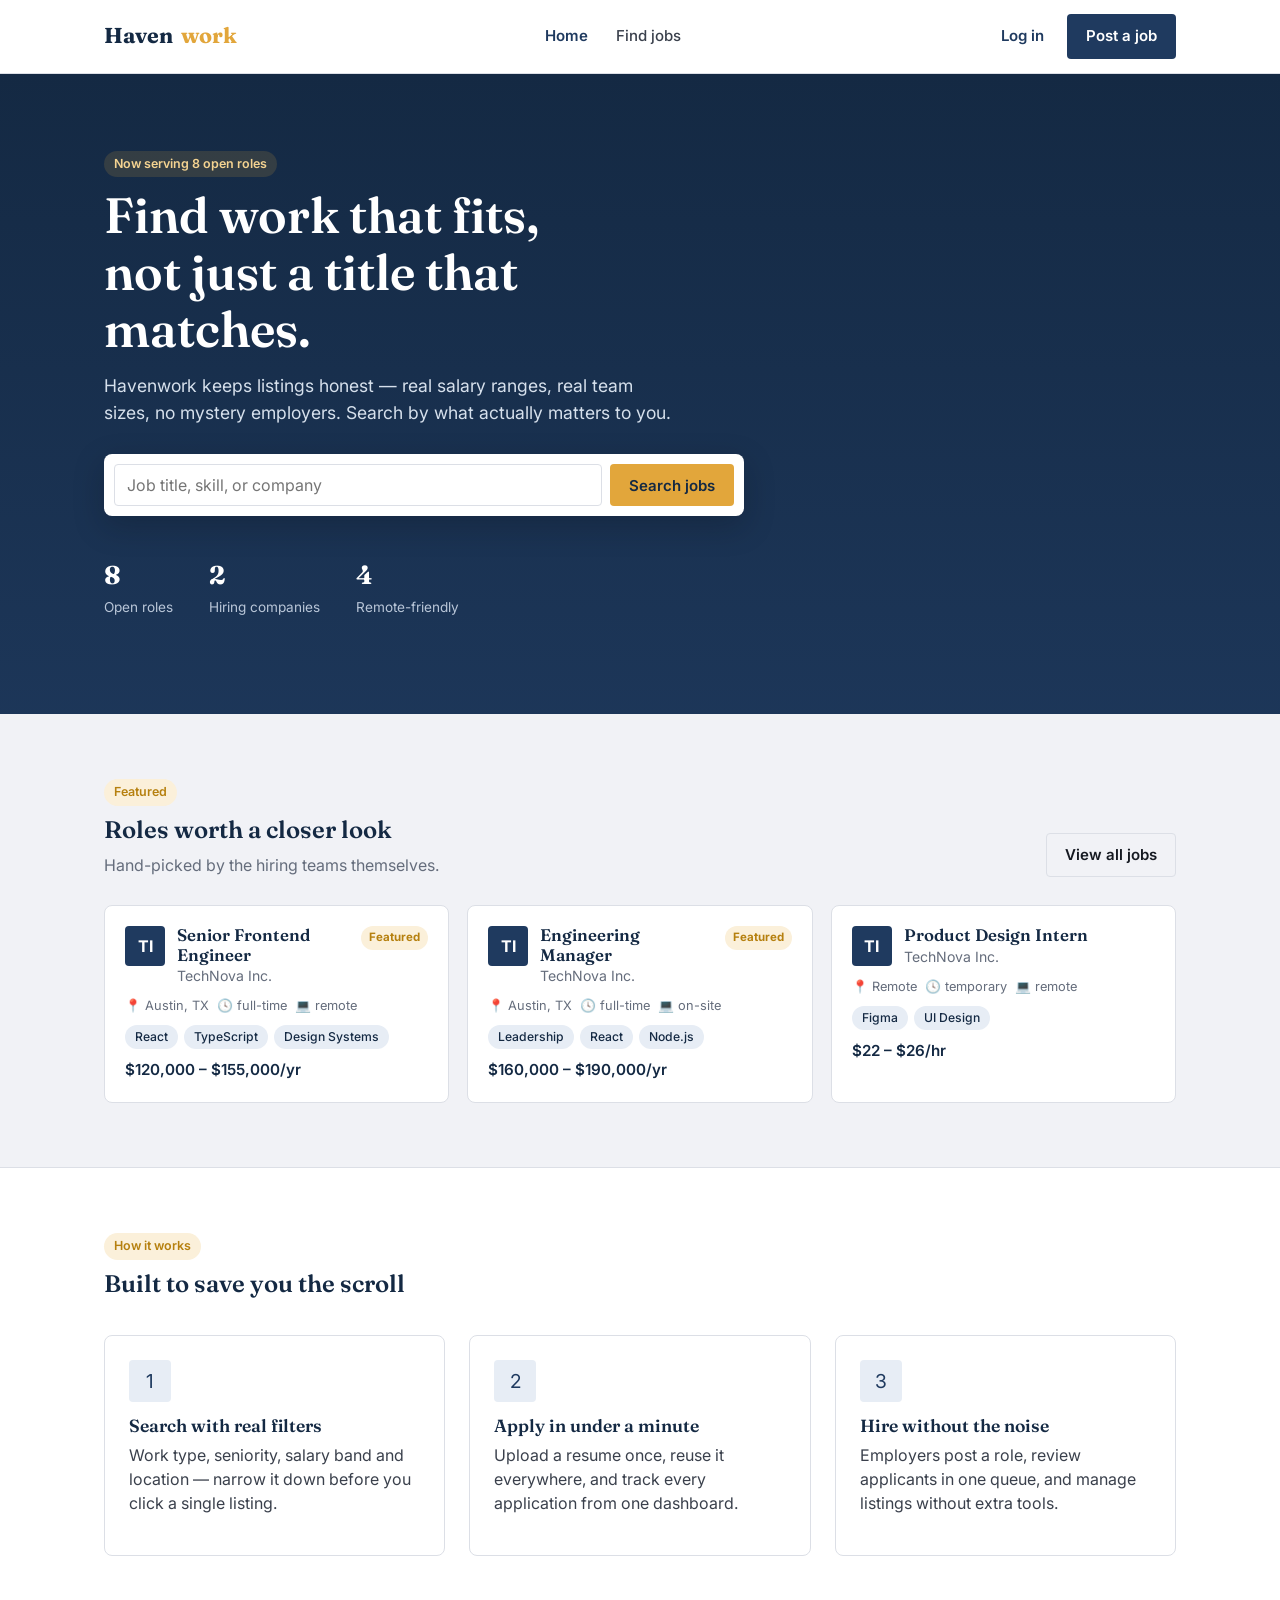
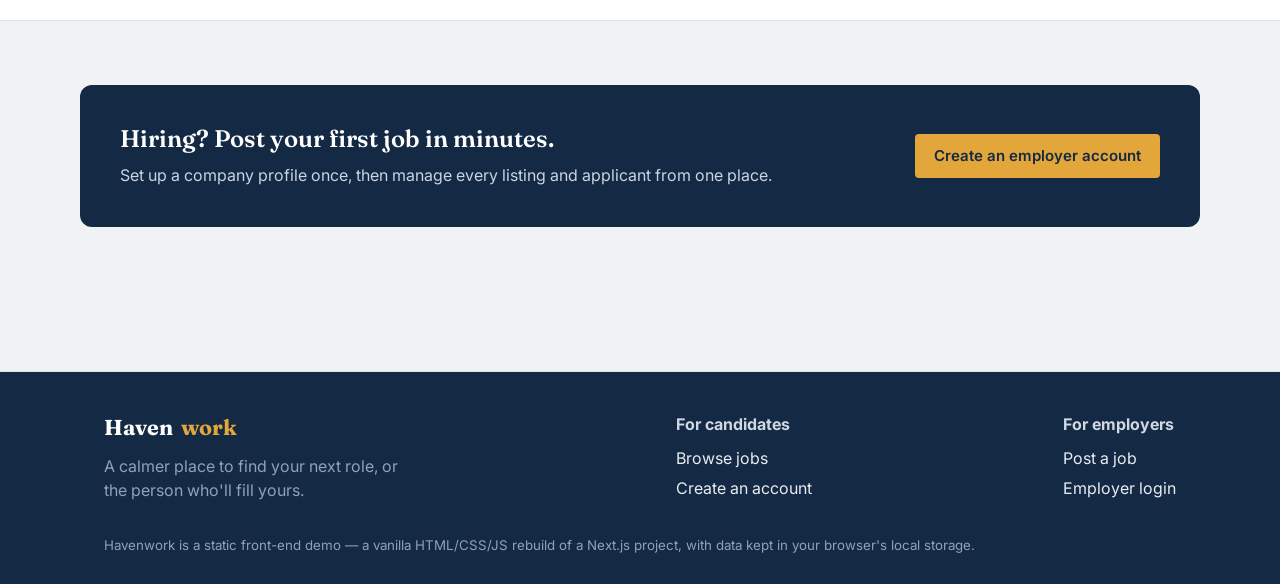
<file: Web based Job searching site/index.html>
<!DOCTYPE html>
<html lang="en">
<head>
<meta charset="UTF-8" />
<meta name="viewport" content="width=device-width, initial-scale=1.0" />
<title>Havenwork — Job search, minus the noise</title>
<link rel="stylesheet" href="css/style.css" />
</head>
<body>

<header class="site-header">
  <div id="site-navbar"></div>
</header>

<main>

  <section class="hero">
    <div class="container">
      <span class="eyebrow-tag" style="background:rgba(226,166,59,0.15); color:#f4d391;">Now serving 8 open roles</span>
      <h1>Find work that fits, not just a title that matches.</h1>
      <p class="lede">Havenwork keeps listings honest — real salary ranges, real team sizes, no mystery employers. Search by what actually matters to you.</p>

      <form class="search-bar" id="hero-search-form">
        <input type="text" id="hero-search-input" placeholder="Job title, skill, or company" autocomplete="off" />
        <button type="submit" class="btn btn-accent">Search jobs</button>
      </form>

      <div class="hero-stats">
        <div><strong id="stat-jobs">–</strong><span>Open roles</span></div>
        <div><strong id="stat-companies">–</strong><span>Hiring companies</span></div>
        <div><strong id="stat-remote">–</strong><span>Remote-friendly</span></div>
      </div>
    </div>
  </section>

  <section class="section">
    <div class="container">
      <div class="section-head">
        <div>
          <span class="eyebrow-tag">Featured</span>
          <h2>Roles worth a closer look</h2>
          <p class="muted">Hand-picked by the hiring teams themselves.</p>
        </div>
        <a href="jobs.html" class="btn btn-outline">View all jobs</a>
      </div>
      <div class="job-grid" id="featured-jobs"></div>
    </div>
  </section>

  <section class="section" style="background:var(--surface); border-top:1px solid var(--line); border-bottom:1px solid var(--line);">
    <div class="container">
      <div class="section-head">
        <div>
          <span class="eyebrow-tag">How it works</span>
          <h2>Built to save you the scroll</h2>
        </div>
      </div>
      <div class="feature-grid">
        <div class="feature-card">
          <div class="icon-badge">1</div>
          <h3>Search with real filters</h3>
          <p>Work type, seniority, salary band and location — narrow it down before you click a single listing.</p>
        </div>
        <div class="feature-card">
          <div class="icon-badge">2</div>
          <h3>Apply in under a minute</h3>
          <p>Upload a resume once, reuse it everywhere, and track every application from one dashboard.</p>
        </div>
        <div class="feature-card">
          <div class="icon-badge">3</div>
          <h3>Hire without the noise</h3>
          <p>Employers post a role, review applicants in one queue, and manage listings without extra tools.</p>
        </div>
      </div>
    </div>
  </section>

  <section class="section">
    <div class="container" style="display:flex; justify-content:space-between; align-items:center; gap:24px; flex-wrap:wrap; background:var(--brand-dark); color:#fff; padding:40px; border-radius:12px;">
      <div>
        <h2 style="color:#fff;">Hiring? Post your first job in minutes.</h2>
        <p style="color:#c9d5e4; margin:0;">Set up a company profile once, then manage every listing and applicant from one place.</p>
      </div>
      <a href="register.html" class="btn btn-accent">Create an employer account</a>
    </div>
  </section>

</main>

<footer class="site-footer">
  <div id="site-footer"></div>
</footer>

<script src="js/db.js"></script>
<script src="js/ui.js"></script>
<script src="js/home.js"></script>
</body>
</html>
</file>
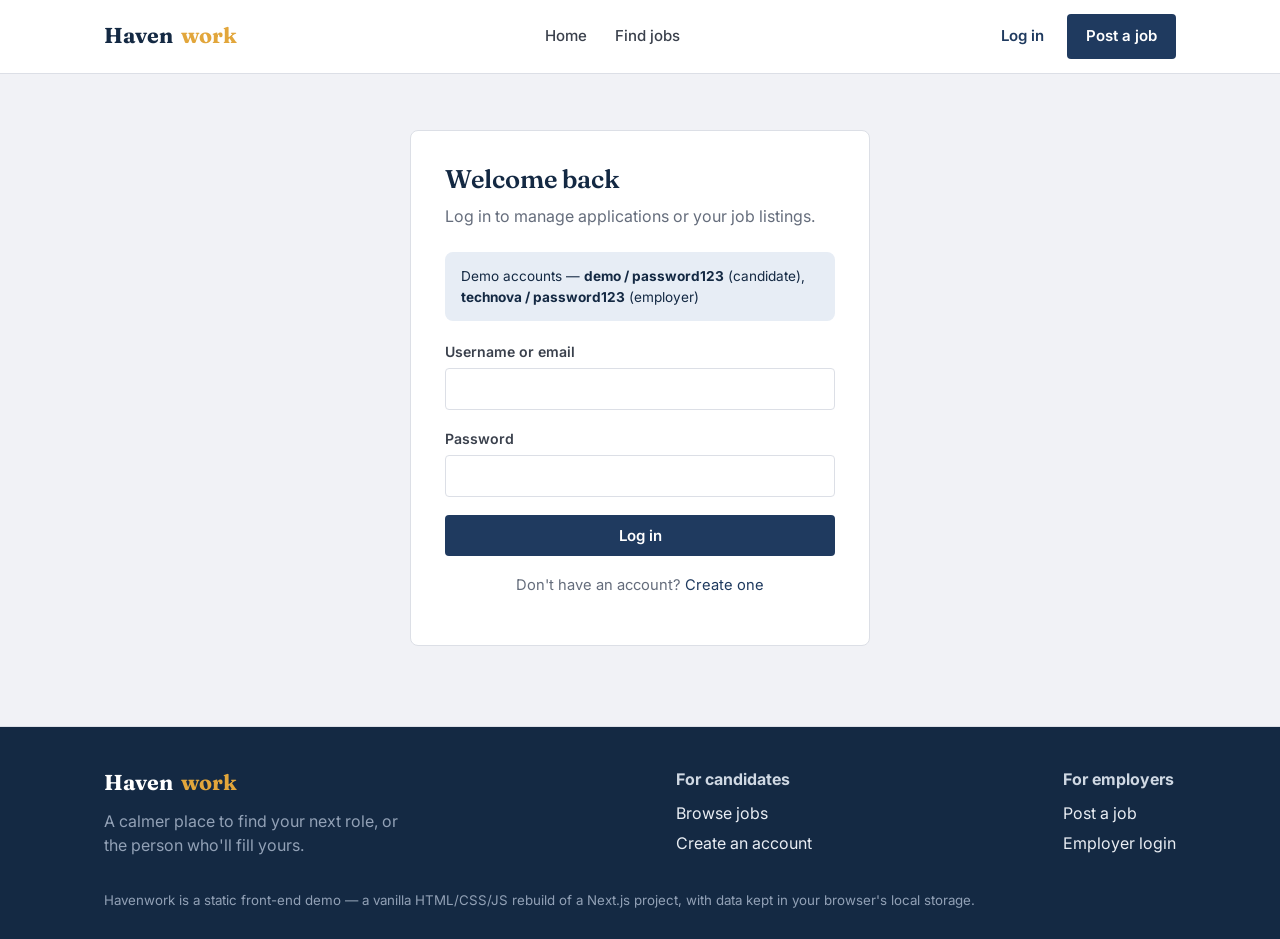
<file: Web based Job searching site/applicant-applied.html>
<!DOCTYPE html>
<html lang="en">
<head>
<meta charset="UTF-8" />
<meta name="viewport" content="width=device-width, initial-scale=1.0" />
<title>Applied jobs — Havenwork</title>
<link rel="stylesheet" href="css/style.css" />
</head>
<body>

<header class="site-header">
  <div id="site-navbar"></div>
</header>

<main class="container">
  <div class="page-head">
    <h1>Applied jobs</h1>
    <p class="muted">Every application you've sent, in one place.</p>
  </div>

  <div class="layout-with-sidebar" style="margin-top:20px;">
    <aside id="dash-sidebar"></aside>
    <div class="panel">
      <div id="applied-list"></div>
    </div>
  </div>
</main>

<footer class="site-footer">
  <div id="site-footer"></div>
</footer>

<script src="js/db.js"></script>
<script src="js/ui.js"></script>
<script src="js/applicant-applied.js"></script>
</body>
</html>
</file>
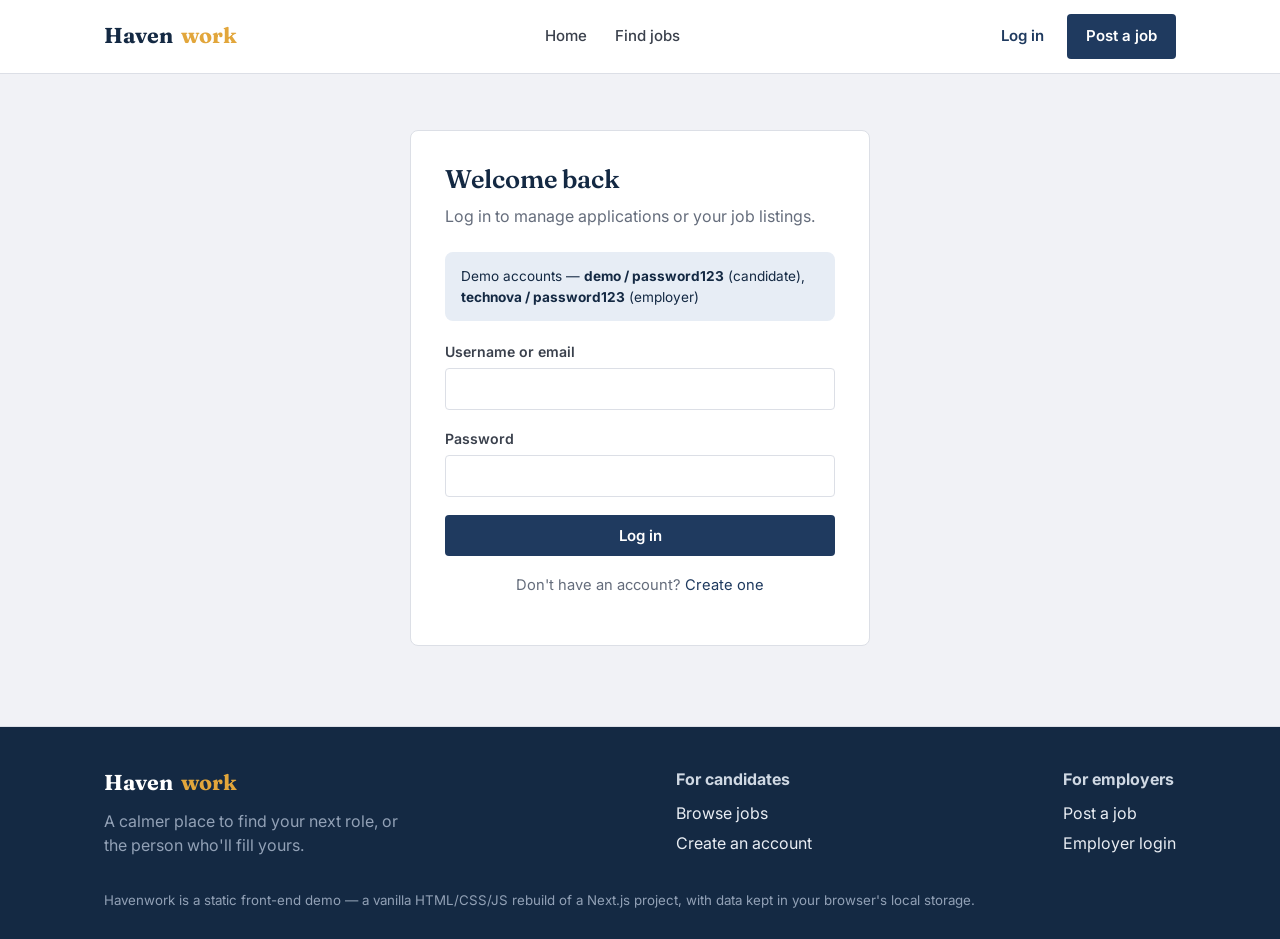
<file: Web based Job searching site/applicant-dashboard.html>
<!DOCTYPE html>
<html lang="en">
<head>
<meta charset="UTF-8" />
<meta name="viewport" content="width=device-width, initial-scale=1.0" />
<title>Your dashboard — Havenwork</title>
<link rel="stylesheet" href="css/style.css" />
</head>
<body>

<header class="site-header">
  <div id="site-navbar"></div>
</header>

<main class="container">
  <div class="page-head">
    <h1 id="dash-greeting">Welcome back</h1>
    <p class="muted">Here's where things stand with your search.</p>
  </div>

  <div class="layout-with-sidebar" style="margin-top:20px;">
    <aside id="dash-sidebar"></aside>

    <div>
      <div class="stat-grid" id="applicant-stats"></div>

      <div class="panel" style="margin-top:20px;">
        <div class="flex-between">
          <h3>Profile completeness</h3>
        </div>
        <div id="profile-status"></div>
      </div>

      <div class="panel">
        <div class="flex-between">
          <h3>Recent applications</h3>
          <a href="applicant-applied.html" class="muted">View all ›</a>
        </div>
        <div id="recent-applications"></div>
      </div>
    </div>
  </div>
</main>

<footer class="site-footer">
  <div id="site-footer"></div>
</footer>

<script src="js/db.js"></script>
<script src="js/ui.js"></script>
<script src="js/applicant-dashboard.js"></script>
</body>
</html>
</file>
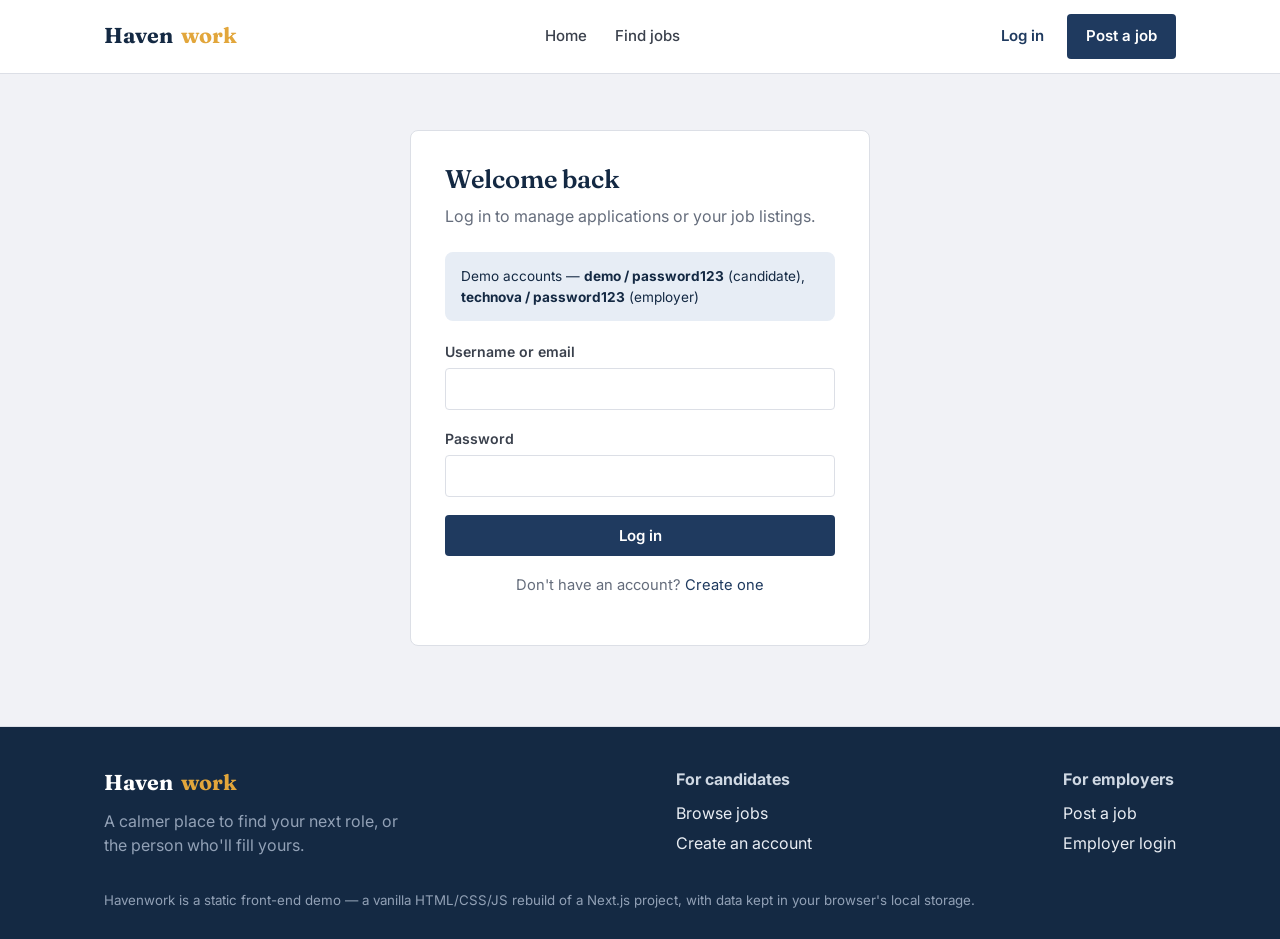
<file: Web based Job searching site/applicant-settings.html>
<!DOCTYPE html>
<html lang="en">
<head>
<meta charset="UTF-8" />
<meta name="viewport" content="width=device-width, initial-scale=1.0" />
<title>Settings — Havenwork</title>
<link rel="stylesheet" href="css/style.css" />
</head>
<body>

<header class="site-header">
  <div id="site-navbar"></div>
</header>

<main class="container">
  <div class="page-head">
    <h1>Settings</h1>
    <p class="muted">Keep your profile current — this is what employers see.</p>
  </div>

  <div class="layout-with-sidebar" style="margin-top:20px;">
    <aside id="dash-sidebar"></aside>

    <div>
      <div class="panel">
        <h3>Profile</h3>
        <form id="profile-form">
          <div class="field-row">
            <div class="field">
              <label for="p-name">Full name</label>
              <input type="text" id="p-name" required />
            </div>
            <div class="field">
              <label for="p-phone">Phone</label>
              <input type="tel" id="p-phone" />
            </div>
          </div>
          <div class="field-row">
            <div class="field">
              <label for="p-location">Location</label>
              <input type="text" id="p-location" placeholder="City, State" />
            </div>
            <div class="field">
              <label for="p-education">Education</label>
              <select id="p-education">
                <option value="none">None</option>
                <option value="high school">High school</option>
                <option value="undergraduate">Undergraduate</option>
                <option value="masters">Master's</option>
                <option value="phd">PhD</option>
              </select>
            </div>
          </div>
          <div class="field">
            <label for="p-experience">Experience</label>
            <input type="text" id="p-experience" placeholder="e.g. 3-5 years" />
          </div>
          <div class="field">
            <label for="p-bio">Biography</label>
            <textarea id="p-bio" placeholder="A short summary employers will see on your applications."></textarea>
          </div>
          <button type="submit" class="btn btn-primary">Save profile</button>
        </form>
      </div>

      <div class="panel">
        <h3>Resumes</h3>
        <div id="resume-list"></div>
        <div class="field" style="margin-top:16px;">
          <label for="resume-upload">Upload a new resume</label>
          <input type="file" id="resume-upload" accept=".pdf,.doc,.docx" />
          <p class="hint">Demo only — we store the file name, not its contents.</p>
        </div>
      </div>
    </div>
  </div>
</main>

<footer class="site-footer">
  <div id="site-footer"></div>
</footer>

<script src="js/db.js"></script>
<script src="js/ui.js"></script>
<script src="js/applicant-settings.js"></script>
</body>
</html>
</file>
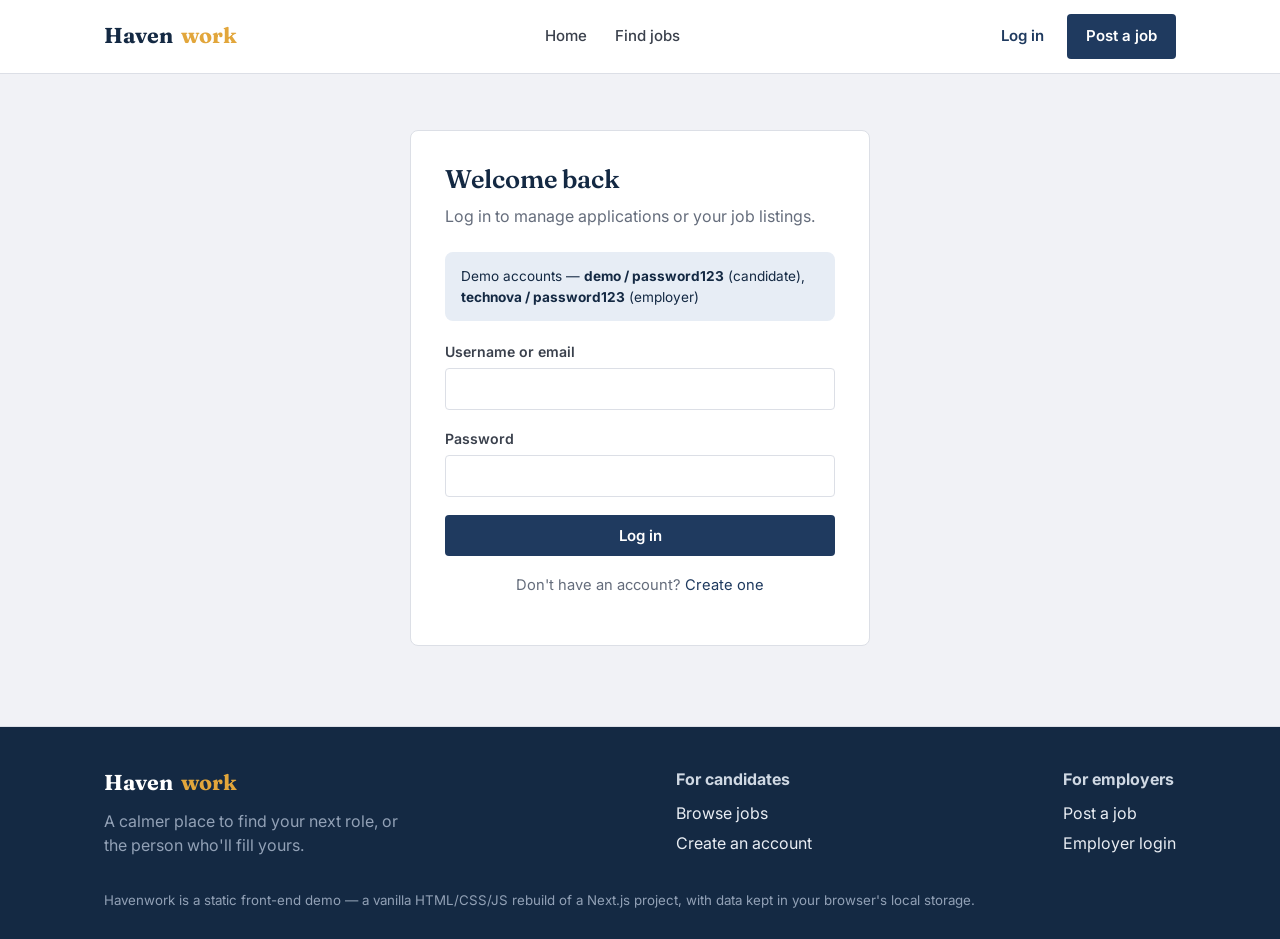
<file: Web based Job searching site/employer-applications.html>
<!DOCTYPE html>
<html lang="en">
<head>
<meta charset="UTF-8" />
<meta name="viewport" content="width=device-width, initial-scale=1.0" />
<title>Applications — Havenwork</title>
<link rel="stylesheet" href="css/style.css" />
</head>
<body>

<header class="site-header">
  <div id="site-navbar"></div>
</header>

<main class="container">
  <div class="page-head">
    <h1>Applications</h1>
    <p class="muted">Everyone who has applied across all of your listings.</p>
  </div>

  <div class="layout-with-sidebar" style="margin-top:20px;">
    <aside id="dash-sidebar"></aside>

    <div class="panel">
      <div class="field" style="max-width:280px;">
        <label for="job-filter">Filter by job</label>
        <select id="job-filter"></select>
      </div>
      <div id="applications-table"></div>
    </div>
  </div>
</main>

<footer class="site-footer">
  <div id="site-footer"></div>
</footer>

<script src="js/db.js"></script>
<script src="js/ui.js"></script>
<script src="js/employer-applications.js"></script>
</body>
</html>
</file>
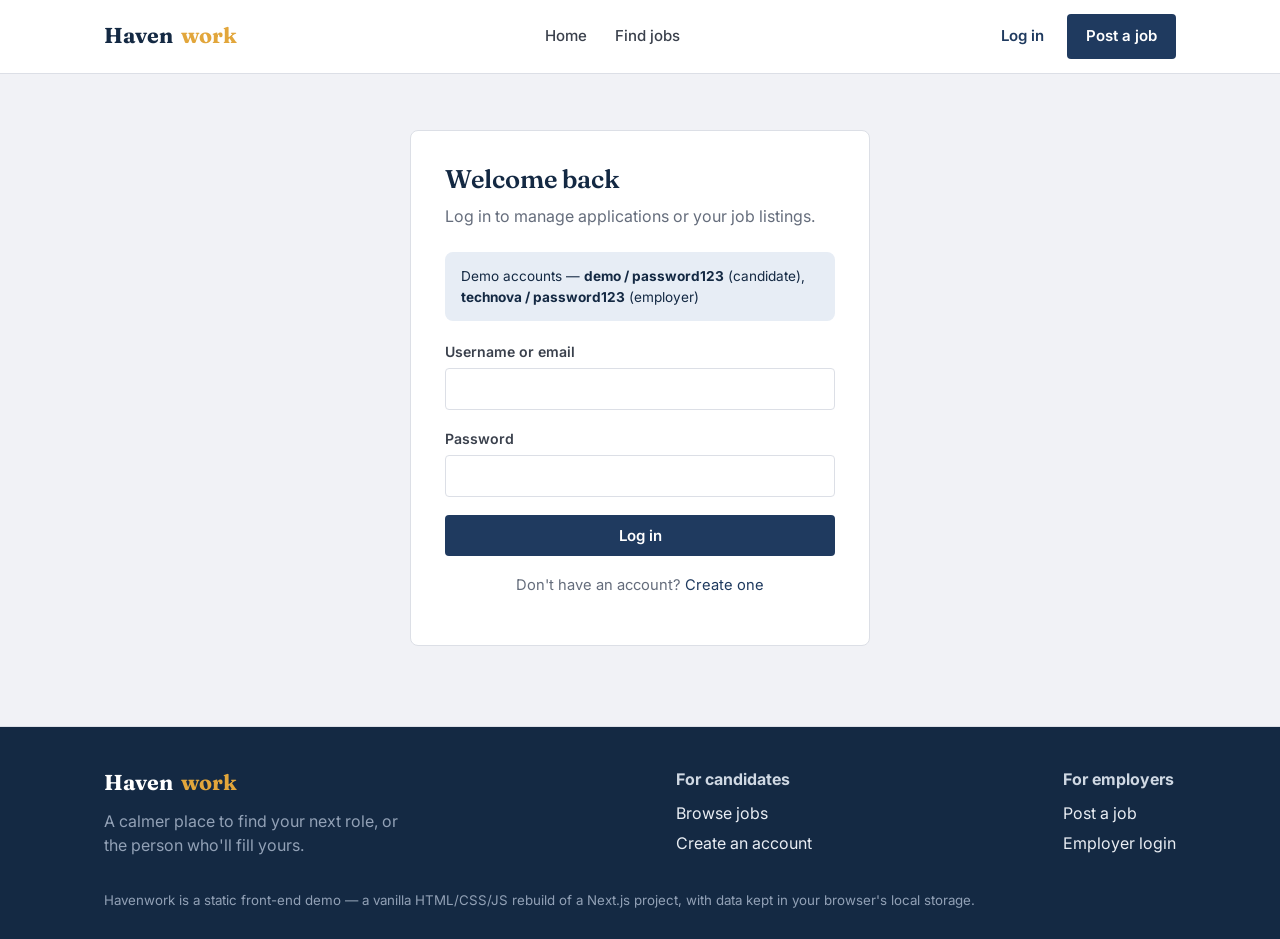
<file: Web based Job searching site/employer-dashboard.html>
<!DOCTYPE html>
<html lang="en">
<head>
<meta charset="UTF-8" />
<meta name="viewport" content="width=device-width, initial-scale=1.0" />
<title>Employer dashboard — Havenwork</title>
<link rel="stylesheet" href="css/style.css" />
</head>
<body>

<header class="site-header">
  <div id="site-navbar"></div>
</header>

<main class="container">
  <div class="page-head">
    <h1 id="dash-greeting">Overview</h1>
    <p class="muted">A quick read on your listings and applicants.</p>
  </div>

  <div class="layout-with-sidebar" style="margin-top:20px;">
    <aside id="dash-sidebar"></aside>

    <div>
      <div class="stat-grid" id="employer-stats"></div>

      <div class="panel" style="margin-top:20px;">
        <div class="flex-between">
          <h3>Your job listings</h3>
          <a href="employer-jobs.html" class="muted">Manage all ›</a>
        </div>
        <div id="recent-jobs"></div>
      </div>

      <div class="panel">
        <div class="flex-between">
          <h3>Latest applicants</h3>
          <a href="employer-applications.html" class="muted">View all ›</a>
        </div>
        <div id="recent-applicants"></div>
      </div>
    </div>
  </div>
</main>

<footer class="site-footer">
  <div id="site-footer"></div>
</footer>

<script src="js/db.js"></script>
<script src="js/ui.js"></script>
<script src="js/employer-dashboard.js"></script>
</body>
</html>
</file>
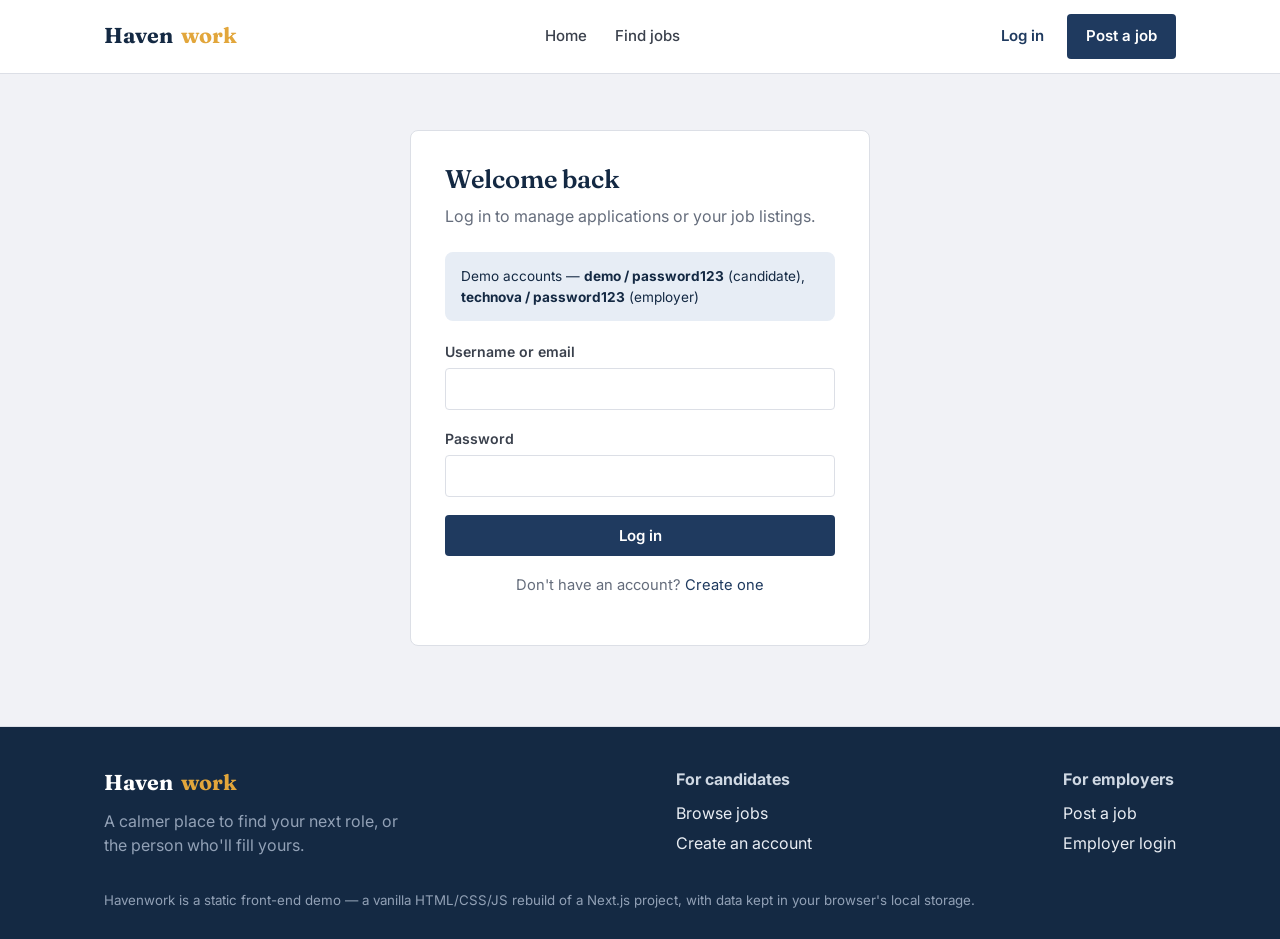
<file: Web based Job searching site/employer-job-form.html>
<!DOCTYPE html>
<html lang="en">
<head>
<meta charset="UTF-8" />
<meta name="viewport" content="width=device-width, initial-scale=1.0" />
<title>Post a job — Havenwork</title>
<link rel="stylesheet" href="css/style.css" />
</head>
<body>

<header class="site-header">
  <div id="site-navbar"></div>
</header>

<main class="container">
  <div class="page-head">
    <h1 id="form-title">Post a job</h1>
    <p class="muted">Fields marked with an asterisk are required.</p>
  </div>

  <div class="layout-with-sidebar" style="margin-top:20px;">
    <aside id="dash-sidebar"></aside>

    <div class="panel">
      <form id="job-form">
        <div class="field">
          <label for="j-title">Job title *</label>
          <input type="text" id="j-title" required placeholder="e.g. Senior Frontend Engineer" />
        </div>

        <div class="field">
          <label>Description *</label>
          <div class="editor-toolbar">
            <button type="button" data-cmd="bold"><b>B</b></button>
            <button type="button" data-cmd="italic"><i>I</i></button>
            <button type="button" data-cmd="insertUnorderedList">• List</button>
            <button type="button" data-cmd="insertOrderedList">1. List</button>
            <button type="button" data-cmd="formatBlock" data-value="h3">H3</button>
            <button type="button" data-cmd="removeFormat">Clear</button>
          </div>
          <div class="editor-body" id="j-description" contenteditable="true" data-placeholder="Describe the role, responsibilities, and what makes it a good fit..."></div>
          <p class="hint">A small stand-in for the Tiptap editor — bold, italics and lists via the browser's own formatting commands.</p>
        </div>

        <div class="field">
          <label for="j-tags">Tags <span class="hint">(comma-separated)</span></label>
          <input type="text" id="j-tags" placeholder="React, TypeScript, Remote" />
        </div>

        <div class="field-row">
          <div class="field">
            <label for="j-location">Location</label>
            <input type="text" id="j-location" placeholder="City, State or Remote" />
          </div>
          <div class="field">
            <label for="j-jobType">Location type</label>
            <select id="j-jobType">
              <option value="remote">Remote</option>
              <option value="hybrid">Hybrid</option>
              <option value="on-site">On-site</option>
            </select>
          </div>
        </div>

        <div class="field-row">
          <div class="field">
            <label for="j-workType">Work type</label>
            <select id="j-workType">
              <option value="full-time">Full-time</option>
              <option value="part-time">Part-time</option>
              <option value="contract">Contract</option>
              <option value="temporary">Temporary</option>
              <option value="freelance">Freelance</option>
            </select>
          </div>
          <div class="field">
            <label for="j-jobLevel">Job level</label>
            <select id="j-jobLevel">
              <option>internship</option>
              <option>entry level</option>
              <option>junior</option>
              <option selected>mid level</option>
              <option>senior level</option>
              <option>lead</option>
              <option>manager</option>
              <option>director</option>
              <option>executive</option>
            </select>
          </div>
        </div>

        <div class="field-row">
          <div class="field">
            <label for="j-minSalary">Minimum salary</label>
            <input type="number" id="j-minSalary" min="0" />
          </div>
          <div class="field">
            <label for="j-maxSalary">Maximum salary</label>
            <input type="number" id="j-maxSalary" min="0" />
          </div>
        </div>

        <div class="field-row">
          <div class="field">
            <label for="j-salaryCurrency">Currency</label>
            <select id="j-salaryCurrency">
              <option>USD</option><option>EUR</option><option>GBP</option>
              <option>CAD</option><option>AUD</option><option>JPY</option>
              <option>INR</option><option>NPR</option>
            </select>
          </div>
          <div class="field">
            <label for="j-salaryPeriod">Salary period</label>
            <select id="j-salaryPeriod">
              <option>hourly</option><option selected>yearly</option><option>monthly</option>
            </select>
          </div>
        </div>

        <div class="field">
          <label for="j-experience">Experience expected</label>
          <input type="text" id="j-experience" placeholder="e.g. 3-5 years" />
        </div>

        <div class="field">
          <label for="j-minEducation">Minimum education</label>
          <select id="j-minEducation">
            <option value="none">None</option>
            <option value="high school">High school</option>
            <option value="undergraduate">Undergraduate</option>
            <option value="masters">Master's</option>
            <option value="phd">PhD</option>
          </select>
        </div>

        <div class="checkbox-row" style="margin-bottom:22px;">
          <input type="checkbox" id="j-featured" />
          <label for="j-featured" style="margin:0;">Feature this listing on the homepage</label>
        </div>

        <div class="flex-between">
          <a href="employer-jobs.html" class="btn btn-outline">Cancel</a>
          <button type="submit" class="btn btn-primary" id="submit-btn">Publish job</button>
        </div>
      </form>
    </div>
  </div>
</main>

<footer class="site-footer">
  <div id="site-footer"></div>
</footer>

<script src="js/db.js"></script>
<script src="js/ui.js"></script>
<script src="js/employer-job-form.js"></script>
</body>
</html>
</file>
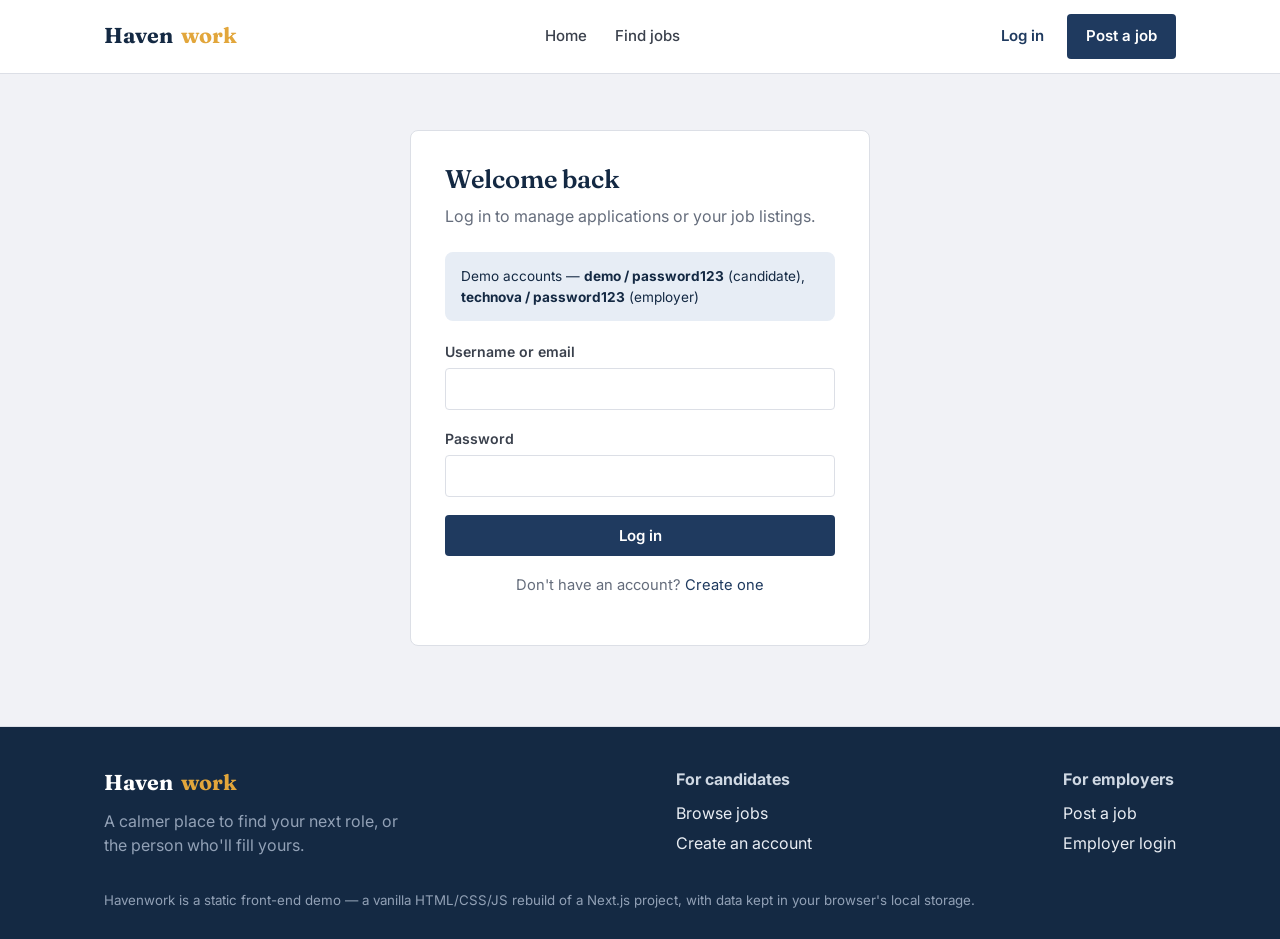
<file: Web based Job searching site/employer-jobs.html>
<!DOCTYPE html>
<html lang="en">
<head>
<meta charset="UTF-8" />
<meta name="viewport" content="width=device-width, initial-scale=1.0" />
<title>My jobs — Havenwork</title>
<link rel="stylesheet" href="css/style.css" />
</head>
<body>

<header class="site-header">
  <div id="site-navbar"></div>
</header>

<main class="container">
  <div class="page-head flex-between">
    <div>
      <h1>My jobs</h1>
      <p class="muted">Everything you've posted, active or closed.</p>
    </div>
    <a href="employer-job-form.html" class="btn btn-primary">Post a job</a>
  </div>

  <div class="layout-with-sidebar" style="margin-top:20px;">
    <aside id="dash-sidebar"></aside>
    <div class="panel">
      <div id="jobs-table"></div>
    </div>
  </div>
</main>

<footer class="site-footer">
  <div id="site-footer"></div>
</footer>

<script src="js/db.js"></script>
<script src="js/ui.js"></script>
<script src="js/employer-jobs.js"></script>
</body>
</html>
</file>
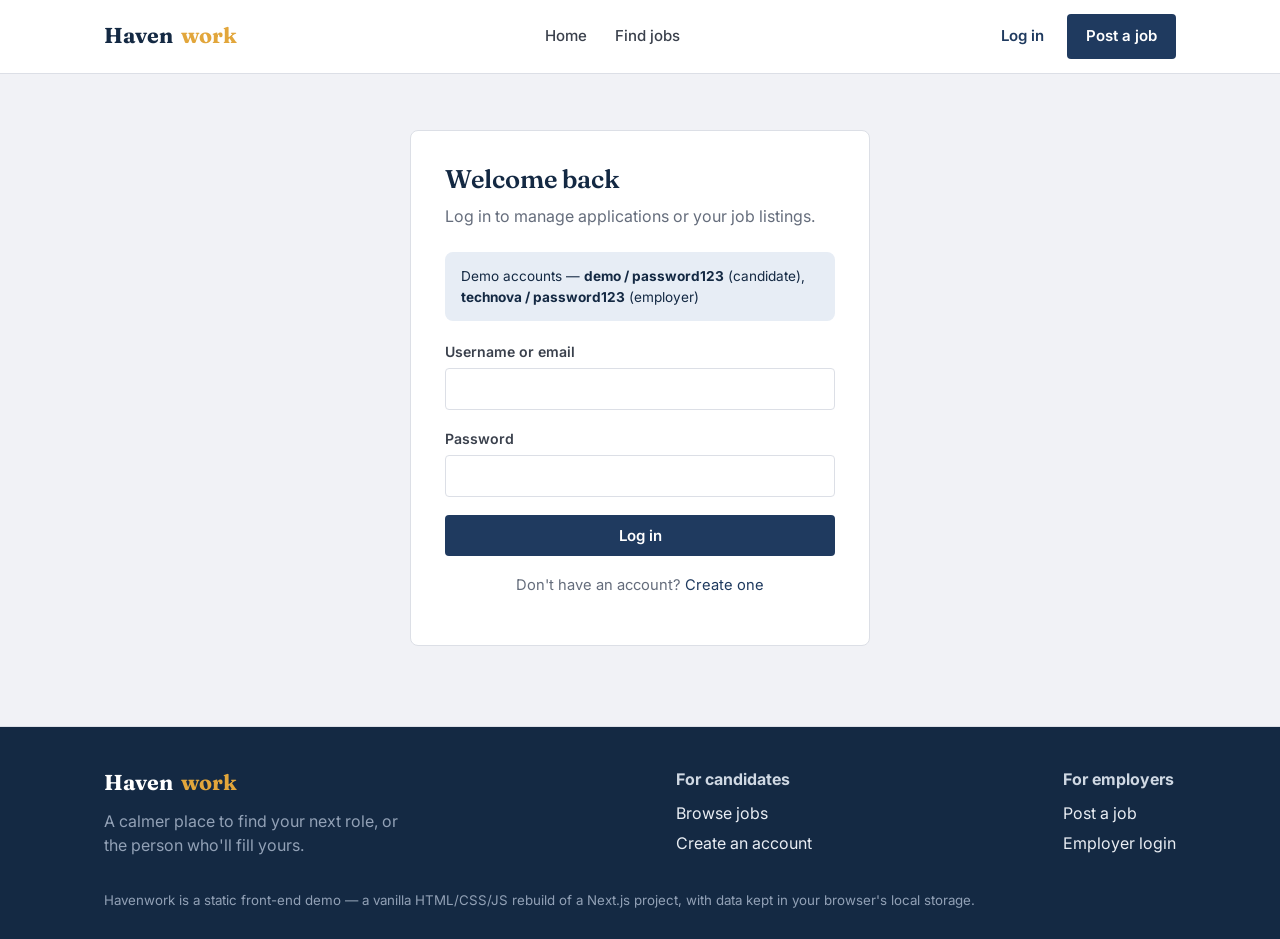
<file: Web based Job searching site/employer-settings.html>
<!DOCTYPE html>
<html lang="en">
<head>
<meta charset="UTF-8" />
<meta name="viewport" content="width=device-width, initial-scale=1.0" />
<title>Company settings — Havenwork</title>
<link rel="stylesheet" href="css/style.css" />
</head>
<body>

<header class="site-header">
  <div id="site-navbar"></div>
</header>

<main class="container">
  <div class="page-head">
    <h1>Company settings</h1>
    <p class="muted">This shows up on every job you post.</p>
  </div>

  <div class="layout-with-sidebar" style="margin-top:20px;">
    <aside id="dash-sidebar"></aside>

    <div class="panel">
      <form id="employer-form">
        <div class="field">
          <label for="e-name">Company name *</label>
          <input type="text" id="e-name" required />
        </div>
        <div class="field">
          <label for="e-description">About the company</label>
          <textarea id="e-description" placeholder="What you do, and what makes it worth joining."></textarea>
        </div>
        <div class="field-row">
          <div class="field">
            <label for="e-orgType">Organization type</label>
            <input type="text" id="e-orgType" placeholder="e.g. Product company" />
          </div>
          <div class="field">
            <label for="e-teamSize">Team size</label>
            <input type="text" id="e-teamSize" placeholder="e.g. 11-50" />
          </div>
        </div>
        <div class="field-row">
          <div class="field">
            <label for="e-year">Year established</label>
            <input type="number" id="e-year" min="1900" max="2100" />
          </div>
          <div class="field">
            <label for="e-location">Headquarters</label>
            <input type="text" id="e-location" placeholder="City, State" />
          </div>
        </div>
        <div class="field">
          <label for="e-website">Website</label>
          <input type="url" id="e-website" placeholder="https://" />
        </div>
        <button type="submit" class="btn btn-primary">Save company profile</button>
      </form>
    </div>
  </div>
</main>

<footer class="site-footer">
  <div id="site-footer"></div>
</footer>

<script src="js/db.js"></script>
<script src="js/ui.js"></script>
<script src="js/employer-settings.js"></script>
</body>
</html>
</file>
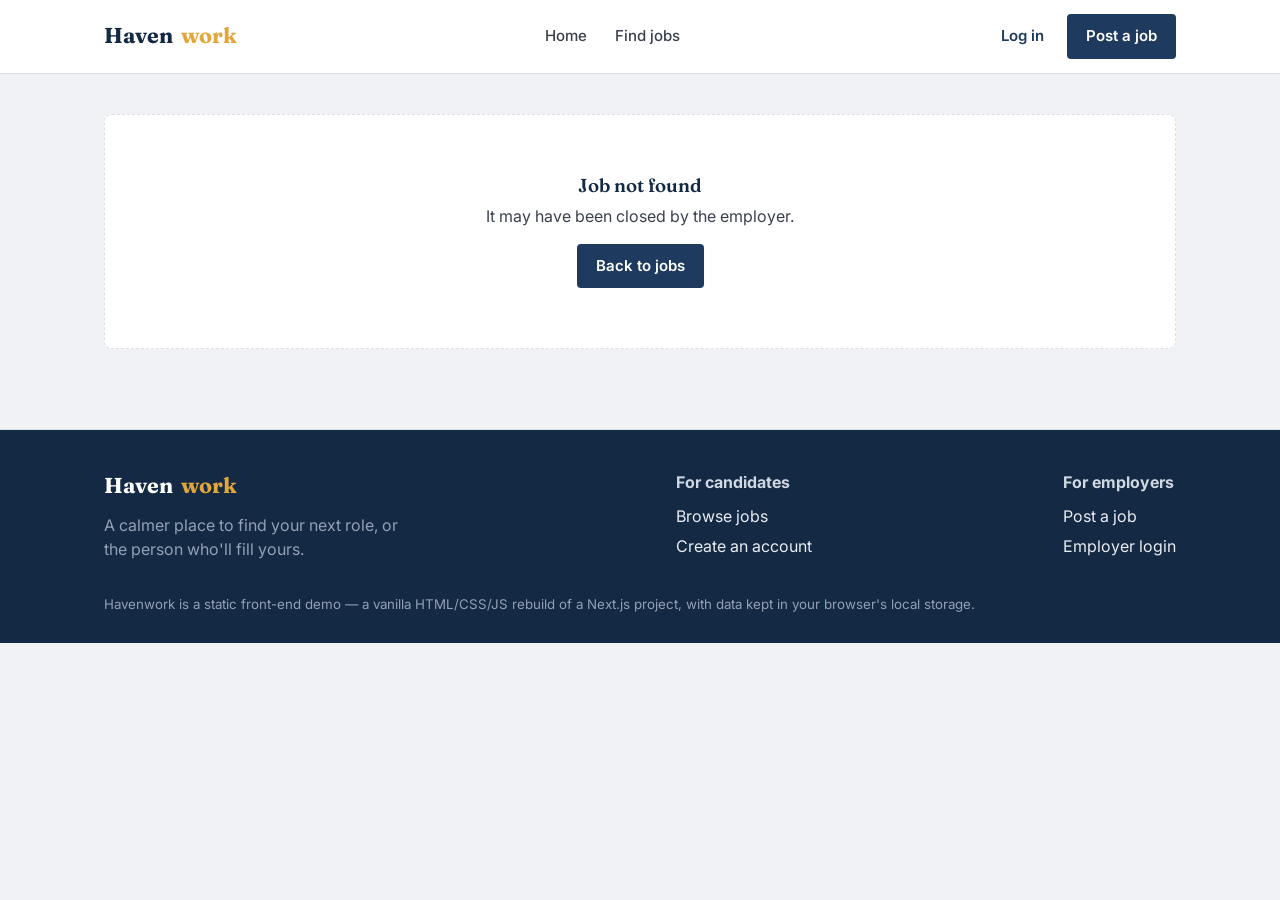
<file: Web based Job searching site/job-details.html>
<!DOCTYPE html>
<html lang="en">
<head>
<meta charset="UTF-8" />
<meta name="viewport" content="width=device-width, initial-scale=1.0" />
<title>Job details — Havenwork</title>
<link rel="stylesheet" href="css/style.css" />
</head>
<body>

<header class="site-header">
  <div id="site-navbar"></div>
</header>

<main class="container" id="job-details-root">
  <!-- filled by js/job-details.js -->
</main>

<footer class="site-footer">
  <div id="site-footer"></div>
</footer>

<script src="js/db.js"></script>
<script src="js/ui.js"></script>
<script src="js/job-details.js"></script>
</body>
</html>
</file>
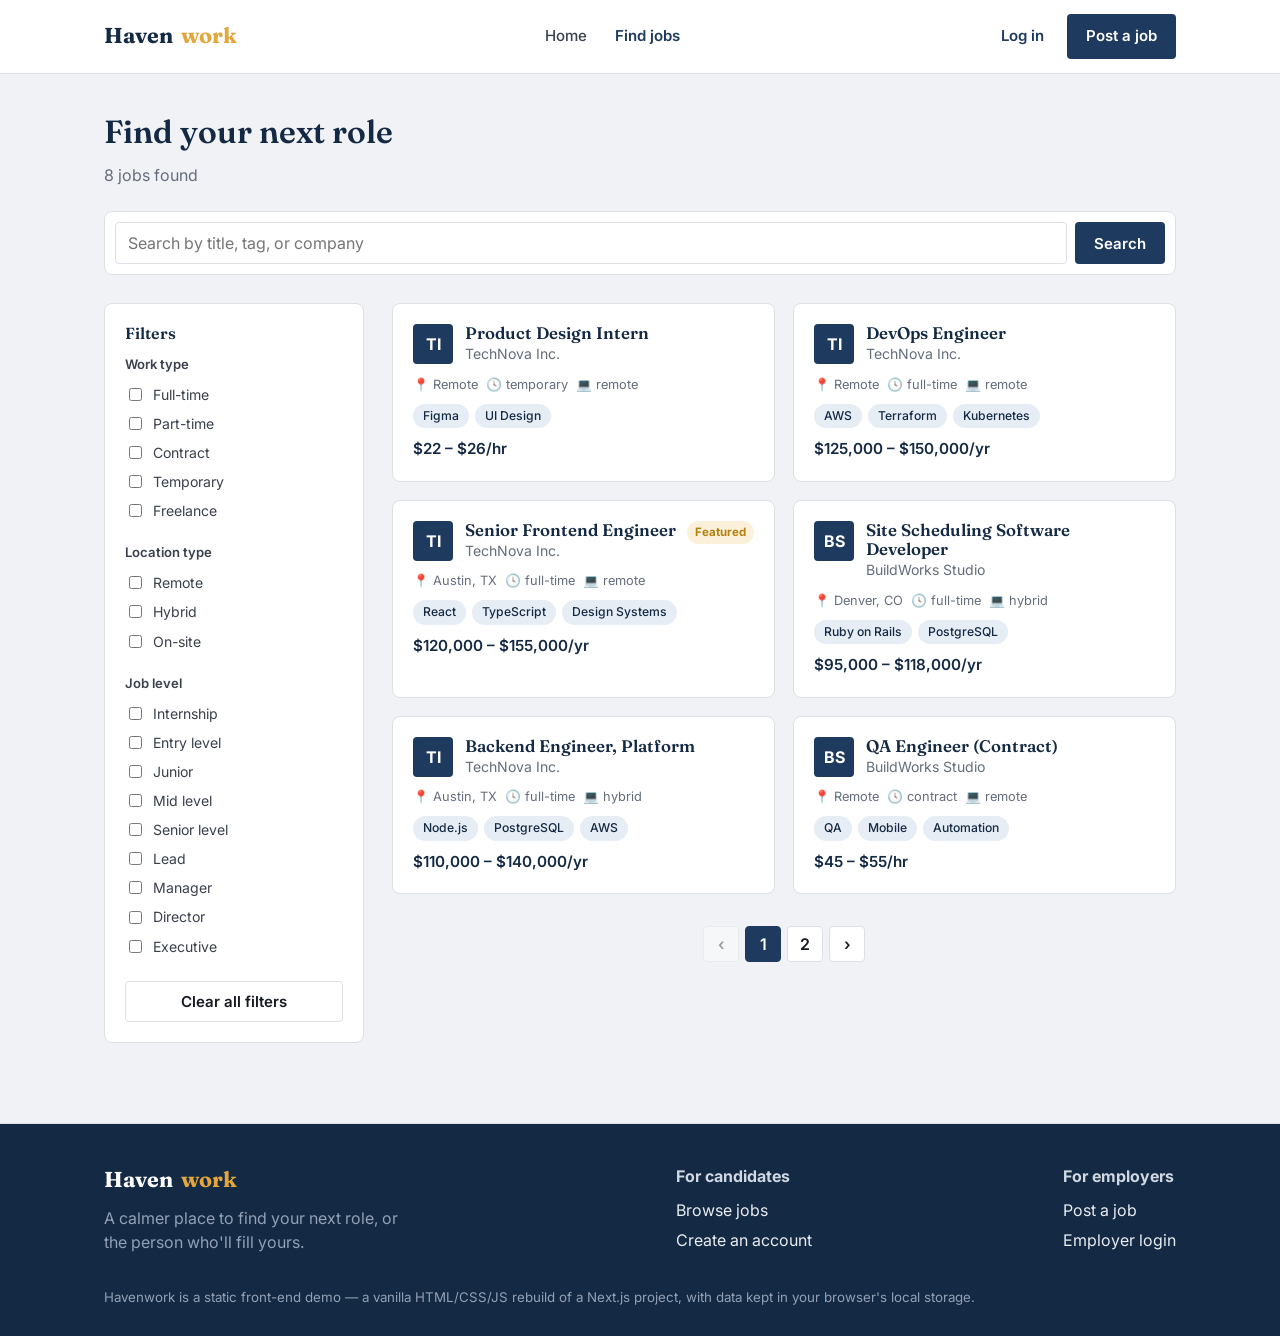
<file: Web based Job searching site/jobs.html>
<!DOCTYPE html>
<html lang="en">
<head>
<meta charset="UTF-8" />
<meta name="viewport" content="width=device-width, initial-scale=1.0" />
<title>Find jobs — Havenwork</title>
<link rel="stylesheet" href="css/style.css" />
</head>
<body>

<header class="site-header">
  <div id="site-navbar"></div>
</header>

<main class="container">
  <div class="page-head">
    <h1>Find your next role</h1>
    <p class="muted" id="results-count"></p>
  </div>

  <form class="search-bar" id="jobs-search-form" style="max-width:none; margin:0 0 28px; box-shadow:none; border:1px solid var(--line);">
    <input type="text" id="jobs-search-input" placeholder="Search by title, tag, or company" autocomplete="off" />
    <button type="submit" class="btn btn-primary">Search</button>
  </form>

  <div class="layout-with-sidebar">
    <aside>
      <div class="panel">
        <h3>Filters</h3>

        <div class="filter-group">
          <h4>Work type</h4>
          <div id="filter-workType"></div>
        </div>
        <div class="filter-group">
          <h4>Location type</h4>
          <div id="filter-jobType"></div>
        </div>
        <div class="filter-group">
          <h4>Job level</h4>
          <div id="filter-jobLevel"></div>
        </div>

        <button class="btn btn-outline btn-block" id="clear-filters-btn">Clear all filters</button>
      </div>
    </aside>

    <div>
      <div class="job-grid" id="job-results"></div>
      <div class="empty-state hidden" id="empty-state">
        <h3>No jobs match those filters</h3>
        <p>Try clearing a filter or searching a broader term.</p>
      </div>
      <div class="pagination" id="pagination"></div>
    </div>
  </div>
</main>

<footer class="site-footer">
  <div id="site-footer"></div>
</footer>

<script src="js/db.js"></script>
<script src="js/ui.js"></script>
<script src="js/jobs.js"></script>
</body>
</html>
</file>
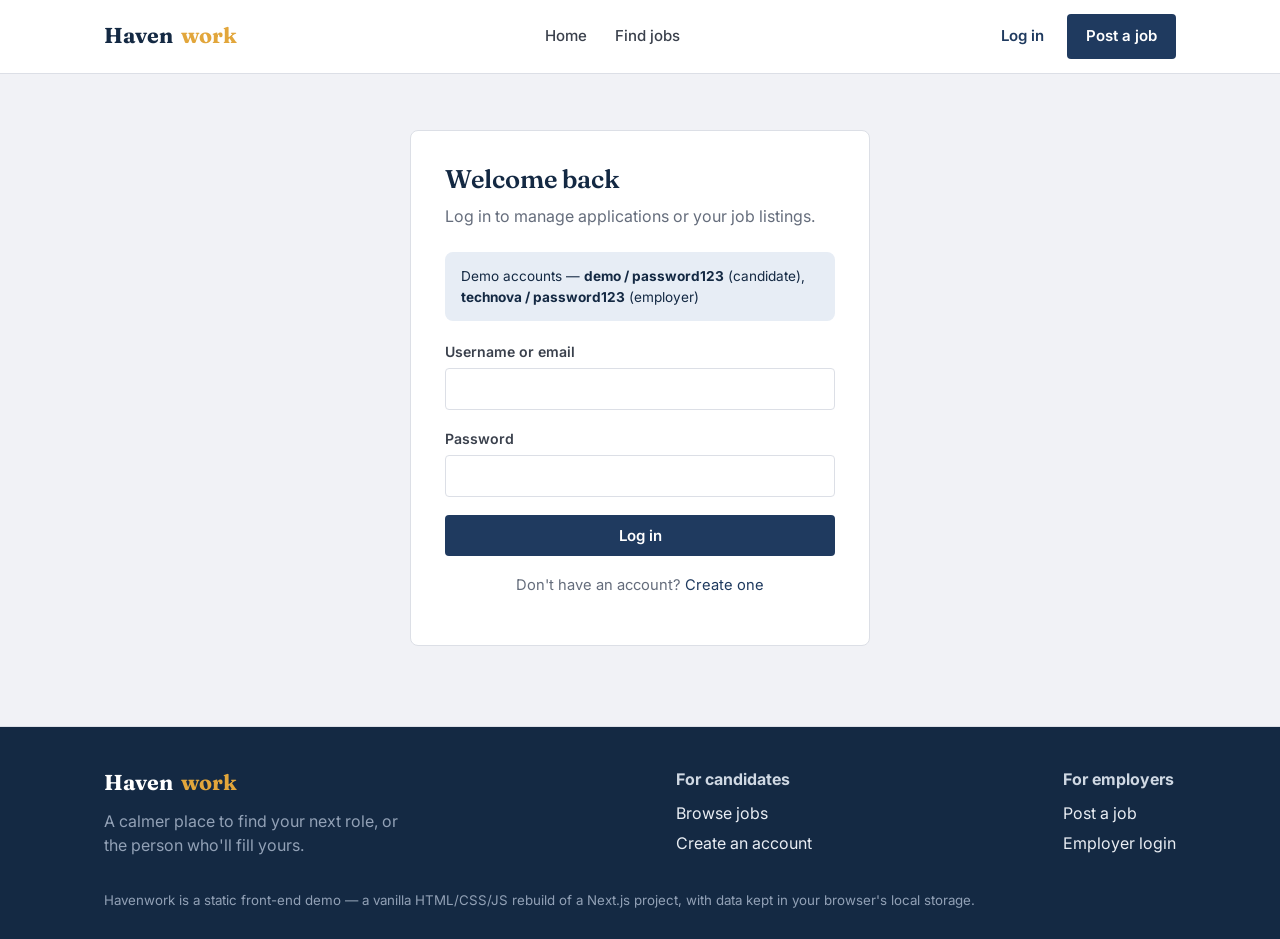
<file: Web based Job searching site/login.html>
<!DOCTYPE html>
<html lang="en">
<head>
<meta charset="UTF-8" />
<meta name="viewport" content="width=device-width, initial-scale=1.0" />
<title>Log in — Havenwork</title>
<link rel="stylesheet" href="css/style.css" />
</head>
<body>

<header class="site-header">
  <div id="site-navbar"></div>
</header>

<main>
  <div class="form-card">
    <h1>Welcome back</h1>
    <p class="subtext">Log in to manage applications or your job listings.</p>

    <div class="panel" style="background:var(--brand-soft); border:none; margin-bottom:20px; padding:14px 16px;">
      <p style="margin:0; font-size:0.85rem; color:var(--brand-dark);">
        Demo accounts — <strong>demo / password123</strong> (candidate), <strong>technova / password123</strong> (employer)
      </p>
    </div>

    <form id="login-form">
      <div class="field">
        <label for="login-id">Username or email</label>
        <input type="text" id="login-id" required autocomplete="username" />
      </div>
      <div class="field">
        <label for="login-password">Password</label>
        <input type="password" id="login-password" required autocomplete="current-password" />
      </div>
      <button type="submit" class="btn btn-primary btn-block">Log in</button>
    </form>

    <p class="form-foot">Don't have an account? <a href="register.html">Create one</a></p>
  </div>
</main>

<footer class="site-footer">
  <div id="site-footer"></div>
</footer>

<script src="js/db.js"></script>
<script src="js/ui.js"></script>
<script src="js/auth-pages.js"></script>
</body>
</html>
</file>
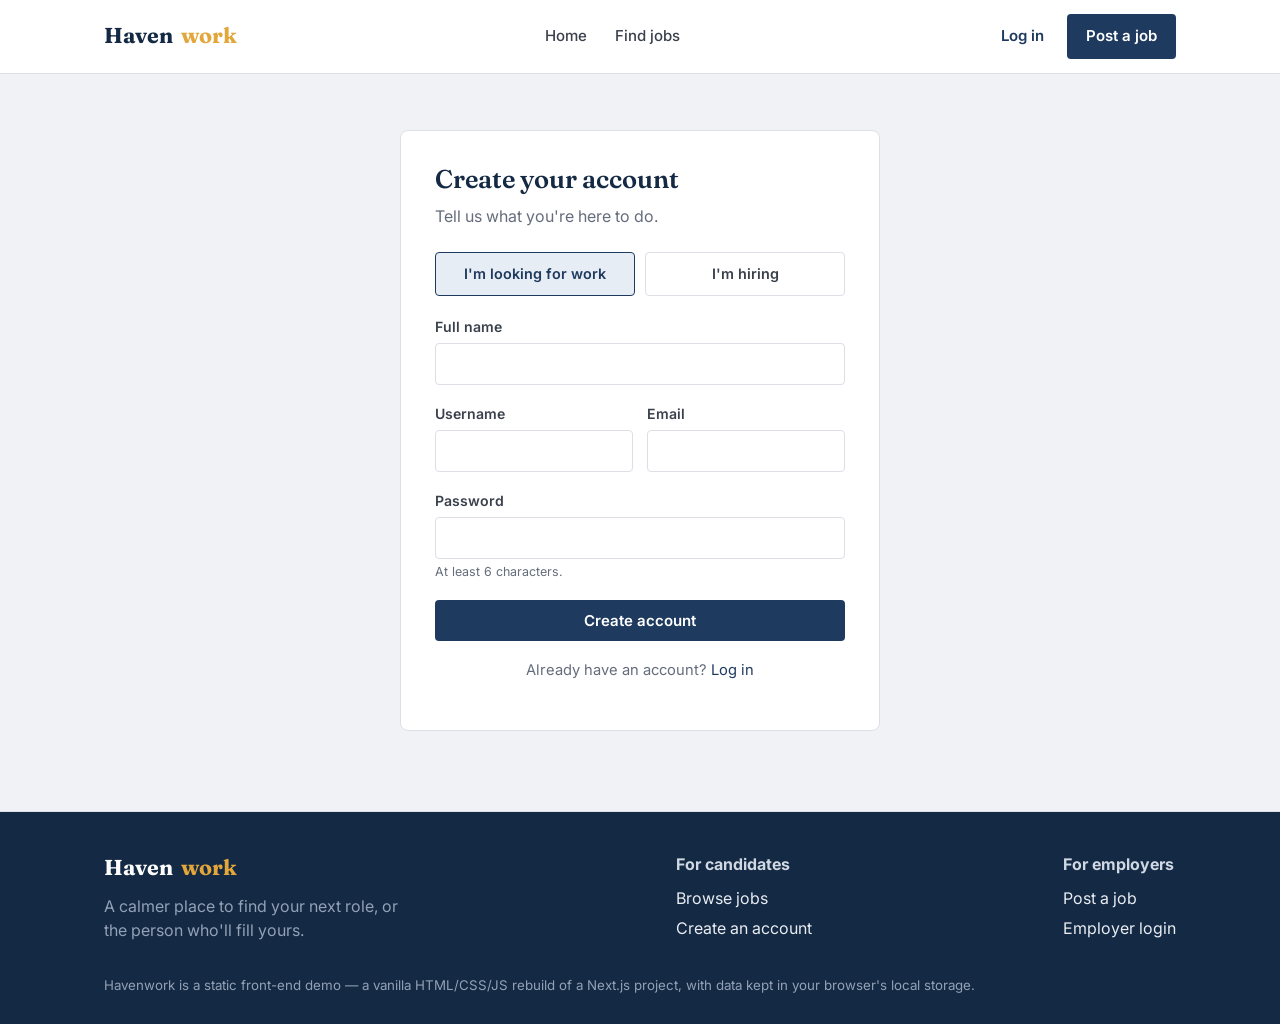
<file: Web based Job searching site/register.html>
<!DOCTYPE html>
<html lang="en">
<head>
<meta charset="UTF-8" />
<meta name="viewport" content="width=device-width, initial-scale=1.0" />
<title>Create an account — Havenwork</title>
<link rel="stylesheet" href="css/style.css" />
</head>
<body>

<header class="site-header">
  <div id="site-navbar"></div>
</header>

<main>
  <div class="form-card" style="max-width:480px;">
    <h1>Create your account</h1>
    <p class="subtext">Tell us what you're here to do.</p>

    <div class="role-toggle">
      <label>
        <input type="radio" name="role" value="applicant" checked />
        <span>I'm looking for work</span>
      </label>
      <label>
        <input type="radio" name="role" value="employer" />
        <span>I'm hiring</span>
      </label>
    </div>

    <form id="register-form">
      <div class="field">
        <label for="reg-name">Full name</label>
        <input type="text" id="reg-name" required />
      </div>
      <div class="field-row">
        <div class="field">
          <label for="reg-username">Username</label>
          <input type="text" id="reg-username" required />
        </div>
        <div class="field">
          <label for="reg-email">Email</label>
          <input type="email" id="reg-email" required />
        </div>
      </div>
      <div class="field">
        <label for="reg-password">Password</label>
        <input type="password" id="reg-password" minlength="6" required />
        <p class="hint">At least 6 characters.</p>
      </div>
      <button type="submit" class="btn btn-primary btn-block">Create account</button>
    </form>

    <p class="form-foot">Already have an account? <a href="login.html">Log in</a></p>
  </div>
</main>

<footer class="site-footer">
  <div id="site-footer"></div>
</footer>

<script src="js/db.js"></script>
<script src="js/ui.js"></script>
<script src="js/auth-pages.js"></script>
</body>
</html>
</file>
<file: Web based Job searching site/css/style.css>
/* =========================================================
   Havenwork — design tokens
   A job portal for people who'd rather be doing the job
   than filling out the form.
   ========================================================= */

@import url('https://fonts.googleapis.com/css2?family=Fraunces:opsz,wght@9..144,400;9..144,500;9..144,600;9..144,700&family=Inter:wght@400;500;600;700&display=swap');

:root {
  --ink: #161a22;
  --ink-soft: #3a404c;
  --muted: #656d7c;
  --line: #dcdfe6;
  --line-soft: #ebedf1;
  --paper: #f1f2f6;
  --surface: #ffffff;

  --brand: #1f3a5f;
  --brand-dark: #142943;
  --brand-soft: #e7edf5;

  --accent: #e2a63b;
  --accent-dark: #b6800f;
  --accent-soft: #fbf0da;

  --success: #257a55;
  --success-soft: #e3f3ea;
  --danger: #b3402f;
  --danger-soft: #fbe9e6;

  --radius-s: 4px;
  --radius-m: 8px;
  --shadow-card: 0 1px 2px rgba(22, 26, 34, 0.06);

  --font-display: 'Fraunces', Georgia, serif;
  --font-ui: 'Inter', -apple-system, BlinkMacSystemFont, 'Segoe UI', sans-serif;
}

* { box-sizing: border-box; }
html { scroll-behavior: smooth; }

body {
  margin: 0;
  font-family: var(--font-ui);
  color: var(--ink);
  background: var(--paper);
  line-height: 1.5;
  -webkit-font-smoothing: antialiased;
}

h1, h2, h3, h4 {
  font-family: var(--font-display);
  font-weight: 600;
  line-height: 1.15;
  margin: 0 0 0.4em;
  color: var(--brand-dark);
}

p { margin: 0 0 1em; color: var(--ink-soft); }
a { color: var(--brand); text-decoration: none; }
a:hover { text-decoration: underline; }

img { max-width: 100%; display: block; }

button, input, select, textarea {
  font-family: inherit;
  font-size: 1rem;
  color: inherit;
}

:focus-visible {
  outline: 2px solid var(--accent-dark);
  outline-offset: 2px;
}

.container {
  max-width: 1120px;
  margin: 0 auto;
  padding: 0 24px;
}

.container-narrow {
  max-width: 760px;
  margin: 0 auto;
  padding: 0 24px;
}

/* ---------- buttons ---------- */
.btn {
  display: inline-flex;
  align-items: center;
  justify-content: center;
  gap: 8px;
  padding: 10px 18px;
  border-radius: var(--radius-s);
  border: 1px solid transparent;
  font-weight: 600;
  font-size: 0.94rem;
  cursor: pointer;
  transition: background 0.15s ease, border-color 0.15s ease, color 0.15s ease;
  white-space: nowrap;
}
.btn:hover { text-decoration: none; }
.btn-primary { background: var(--brand); color: #fff; }
.btn-primary:hover { background: var(--brand-dark); }
.btn-accent { background: var(--accent); color: var(--brand-dark); }
.btn-accent:hover { background: var(--accent-dark); color: #fff; }
.btn-outline { background: transparent; border-color: var(--line); color: var(--ink); }
.btn-outline:hover { border-color: var(--brand); color: var(--brand); }
.btn-ghost { background: transparent; color: var(--brand); padding: 10px 12px; }
.btn-ghost:hover { background: var(--brand-soft); }
.btn-danger { background: transparent; border-color: var(--danger); color: var(--danger); }
.btn-danger:hover { background: var(--danger-soft); }
.btn-block { width: 100%; }
.btn-sm { padding: 6px 12px; font-size: 0.85rem; }
.btn[disabled] { opacity: 0.55; cursor: not-allowed; }

/* ---------- top navigation ---------- */
.site-header {
  background: var(--surface);
  border-bottom: 1px solid var(--line);
  position: sticky;
  top: 0;
  z-index: 40;
}
.nav-inner {
  display: flex;
  align-items: center;
  justify-content: space-between;
  padding: 14px 24px;
  max-width: 1120px;
  margin: 0 auto;
  gap: 20px;
}
.brand-mark {
  font-family: var(--font-display);
  font-size: 1.35rem;
  font-weight: 700;
  color: var(--brand-dark);
  display: flex;
  align-items: center;
  gap: 8px;
}
.brand-mark span.dot { color: var(--accent); }
.nav-links {
  display: flex;
  align-items: center;
  gap: 4px;
  flex-wrap: wrap;
}
.nav-links a {
  color: var(--ink-soft);
  font-weight: 500;
  font-size: 0.94rem;
  padding: 8px 12px;
  border-radius: var(--radius-s);
}
.nav-links a:hover { background: var(--brand-soft); color: var(--brand-dark); text-decoration: none; }
.nav-links a.is-active { color: var(--brand); font-weight: 600; }
.nav-cta { display: flex; align-items: center; gap: 10px; }
.nav-user {
  display: flex;
  align-items: center;
  gap: 10px;
  font-size: 0.9rem;
  color: var(--ink-soft);
}
.avatar-chip {
  width: 30px; height: 30px; border-radius: 50%;
  background: var(--brand); color: #fff;
  display: flex; align-items: center; justify-content: center;
  font-weight: 700; font-size: 0.8rem; flex-shrink: 0;
}
.nav-toggle { display: none; }

@media (max-width: 860px) {
  .nav-links { display: none; }
  .nav-toggle {
    display: inline-flex; background: none; border: 1px solid var(--line);
    border-radius: var(--radius-s); padding: 8px 10px; cursor: pointer;
  }
  .nav-inner.is-open .nav-links {
    display: flex; flex-direction: column; align-items: stretch;
    position: absolute; top: 100%; left: 0; right: 0; background: var(--surface);
    border-bottom: 1px solid var(--line); padding: 8px 24px 16px;
  }
}

/* ---------- footer ---------- */
.site-footer {
  border-top: 1px solid var(--line);
  background: var(--brand-dark);
  color: #cfd8e3;
  margin-top: 80px;
  padding: 40px 0 28px;
}
.site-footer .container { display: flex; justify-content: space-between; flex-wrap: wrap; gap: 24px; }
.site-footer a { color: #e9edf3; }
.site-footer small { color: #92a1b6; display: block; margin-top: 18px; }

/* ---------- hero ---------- */
.hero {
  background: linear-gradient(180deg, var(--brand-dark), var(--brand) 130%);
  color: #fff;
  padding: 76px 0 96px;
}
.hero h1 {
  color: #fff;
  font-size: clamp(2.1rem, 4vw, 3.1rem);
  max-width: 15ch;
  margin-bottom: 0.3em;
}
.hero p.lede { color: #d6e0ec; font-size: 1.1rem; max-width: 52ch; }
.search-bar {
  background: var(--surface);
  border-radius: var(--radius-m);
  padding: 10px;
  display: flex;
  gap: 8px;
  margin-top: 28px;
  max-width: 640px;
  box-shadow: 0 10px 30px rgba(10, 15, 25, 0.25);
  flex-wrap: wrap;
}
.search-bar input {
  flex: 1;
  min-width: 180px;
  border: none;
  padding: 12px 14px;
  border-radius: var(--radius-s);
  background: var(--paper);
}
.hero-stats { display: flex; gap: 36px; margin-top: 40px; flex-wrap: wrap; }
.hero-stats div strong { display: block; font-family: var(--font-display); font-size: 1.6rem; }
.hero-stats div span { color: #b9c6d8; font-size: 0.85rem; }

/* ---------- sections ---------- */
.section { padding: 64px 0; }
.section-head {
  display: flex;
  justify-content: space-between;
  align-items: flex-end;
  margin-bottom: 28px;
  gap: 16px;
  flex-wrap: wrap;
}
.section-head p { margin: 6px 0 0; }
.eyebrow-tag {
  display: inline-block;
  color: var(--accent-dark);
  background: var(--accent-soft);
  font-weight: 600;
  font-size: 0.78rem;
  padding: 4px 10px;
  border-radius: 20px;
  margin-bottom: 10px;
}

.feature-grid {
  display: grid;
  grid-template-columns: repeat(auto-fit, minmax(220px, 1fr));
  gap: 24px;
}
.feature-card {
  background: var(--surface);
  border: 1px solid var(--line);
  border-radius: var(--radius-m);
  padding: 24px;
}
.feature-card h3 { font-size: 1.1rem; }
.feature-card .icon-badge {
  width: 42px; height: 42px; border-radius: var(--radius-s);
  background: var(--brand-soft); color: var(--brand);
  display: flex; align-items: center; justify-content: center;
  margin-bottom: 14px; font-size: 1.2rem;
}

/* ---------- job cards ---------- */
.job-grid { display: grid; grid-template-columns: repeat(auto-fill, minmax(300px, 1fr)); gap: 18px; }
.job-card {
  background: var(--surface);
  border: 1px solid var(--line);
  border-radius: var(--radius-m);
  padding: 20px;
  display: flex;
  flex-direction: column;
  gap: 10px;
  transition: border-color 0.15s ease;
}
.job-card:hover { border-color: var(--brand); }
.job-card-top { display: flex; justify-content: space-between; gap: 10px; align-items: flex-start; }
.company-mark {
  width: 40px; height: 40px; border-radius: var(--radius-s);
  background: var(--brand); color: #fff; font-weight: 700;
  display: flex; align-items: center; justify-content: center; flex-shrink: 0;
}
.job-card h3 { font-size: 1.05rem; margin: 0; }
.job-card .company-name { color: var(--muted); font-size: 0.88rem; }
.job-card .job-meta { display: flex; flex-wrap: wrap; gap: 8px; font-size: 0.8rem; color: var(--muted); }
.job-card .job-meta span { display: inline-flex; align-items: center; gap: 4px; }
.job-card .tags { display: flex; flex-wrap: wrap; gap: 6px; }
.job-card .salary { font-weight: 600; color: var(--brand-dark); font-size: 0.95rem; }
.featured-ribbon {
  font-size: 0.72rem; font-weight: 700; color: var(--accent-dark);
  background: var(--accent-soft); padding: 3px 8px; border-radius: 20px;
}

.tag {
  background: var(--brand-soft); color: var(--brand-dark);
  padding: 3px 10px; border-radius: 20px; font-size: 0.76rem; font-weight: 500;
}
.tag.tag-muted { background: var(--line-soft); color: var(--ink-soft); }
.tag.tag-success { background: var(--success-soft); color: var(--success); }
.tag.tag-danger { background: var(--danger-soft); color: var(--danger); }
.tag.tag-accent { background: var(--accent-soft); color: var(--accent-dark); }

/* ---------- layout: sidebar + content (jobs + dashboards) ---------- */
.layout-with-sidebar {
  display: grid;
  grid-template-columns: 260px 1fr;
  gap: 28px;
  align-items: start;
}
@media (max-width: 860px) {
  .layout-with-sidebar { grid-template-columns: 1fr; }
}

.panel {
  background: var(--surface);
  border: 1px solid var(--line);
  border-radius: var(--radius-m);
  padding: 20px;
}
.panel + .panel { margin-top: 18px; }
.panel h3 { font-size: 1rem; margin-bottom: 14px; }

.filter-group { margin-bottom: 20px; }
.filter-group:last-child { margin-bottom: 0; }
.filter-group h4 {
  font-family: var(--font-ui); font-size: 0.82rem; text-transform: none;
  color: var(--ink-soft); font-weight: 600; margin-bottom: 8px;
}
.filter-group label {
  display: flex; align-items: center; gap: 8px;
  font-size: 0.88rem; padding: 4px 0; color: var(--ink-soft); cursor: pointer;
}

/* ---------- form elements ---------- */
.field { margin-bottom: 18px; }
.field label {
  display: block; font-weight: 600; font-size: 0.88rem; margin-bottom: 6px; color: var(--ink-soft);
}
.field .hint { font-size: 0.78rem; color: var(--muted); margin-top: 4px; }
input[type="text"], input[type="email"], input[type="password"],
input[type="number"], input[type="tel"], input[type="url"], input[type="date"],
input[type="file"], select, textarea {
  width: 100%;
  padding: 10px 12px;
  border: 1px solid var(--line);
  border-radius: var(--radius-s);
  background: var(--surface);
}
textarea { resize: vertical; min-height: 100px; }
input:focus, select:focus, textarea:focus { border-color: var(--brand); }
.field-row { display: grid; grid-template-columns: repeat(auto-fit, minmax(160px, 1fr)); gap: 14px; }
.checkbox-row { display: flex; align-items: center; gap: 8px; }
.checkbox-row input { width: auto; }

.form-card {
  background: var(--surface);
  border: 1px solid var(--line);
  border-radius: var(--radius-m);
  padding: 34px;
  max-width: 460px;
  margin: 56px auto;
}
.form-card h1 { font-size: 1.6rem; }
.form-card .subtext { color: var(--muted); margin-bottom: 24px; }
.form-foot { text-align: center; margin-top: 18px; font-size: 0.92rem; color: var(--muted); }

.role-toggle { display: flex; gap: 10px; margin-bottom: 20px; }
.role-toggle label {
  flex: 1; text-align: center; border: 1px solid var(--line); border-radius: var(--radius-s);
  padding: 10px; cursor: pointer; font-weight: 600; font-size: 0.9rem; color: var(--ink-soft);
}
.role-toggle input { display: none; }
.role-toggle input:checked + span { color: var(--brand); }
.role-toggle label:has(input:checked) { border-color: var(--brand); background: var(--brand-soft); }

/* mini rich text editor */
.editor-toolbar {
  display: flex; gap: 4px; border: 1px solid var(--line); border-bottom: none;
  border-radius: var(--radius-s) var(--radius-s) 0 0; padding: 6px; background: var(--paper);
}
.editor-toolbar button {
  border: 1px solid transparent; background: transparent; padding: 6px 10px;
  border-radius: var(--radius-s); cursor: pointer; font-weight: 700; font-size: 0.85rem;
}
.editor-toolbar button:hover { background: var(--surface); border-color: var(--line); }
.editor-body {
  border: 1px solid var(--line); border-radius: 0 0 var(--radius-s) var(--radius-s);
  padding: 14px; min-height: 160px; background: var(--surface);
}
.editor-body:focus { outline: none; border-color: var(--brand); }
.editor-body ul, .editor-body ol { padding-left: 22px; }
.editor-body.is-empty:before { content: attr(data-placeholder); color: var(--muted); pointer-events: none; }

/* ---------- tables ---------- */
table { width: 100%; border-collapse: collapse; font-size: 0.92rem; }
th, td { text-align: left; padding: 12px 10px; border-bottom: 1px solid var(--line-soft); }
th { color: var(--muted); font-weight: 600; font-size: 0.8rem; }
tr:last-child td { border-bottom: none; }
.table-wrap { overflow-x: auto; }

/* ---------- pagination ---------- */
.pagination { display: flex; gap: 6px; justify-content: center; margin-top: 32px; }
.pagination button {
  min-width: 36px; height: 36px; border: 1px solid var(--line); background: var(--surface);
  border-radius: var(--radius-s); cursor: pointer; font-weight: 600;
}
.pagination button.is-active { background: var(--brand); color: #fff; border-color: var(--brand); }
.pagination button:disabled { opacity: 0.4; cursor: not-allowed; }

/* ---------- stat cards ---------- */
.stat-grid { display: grid; grid-template-columns: repeat(auto-fit, minmax(180px, 1fr)); gap: 16px; }
.stat-card {
  background: var(--surface); border: 1px solid var(--line); border-radius: var(--radius-m); padding: 20px;
}
.stat-card strong { display: block; font-family: var(--font-display); font-size: 1.9rem; color: var(--brand-dark); }
.stat-card span { color: var(--muted); font-size: 0.85rem; }

/* ---------- dashboard sidebar nav ---------- */
.dash-nav a {
  display: flex; align-items: center; gap: 10px; padding: 10px 12px; border-radius: var(--radius-s);
  color: var(--ink-soft); font-weight: 500; font-size: 0.92rem; margin-bottom: 2px;
}
.dash-nav a:hover { background: var(--brand-soft); text-decoration: none; }
.dash-nav a.is-active { background: var(--brand); color: #fff; }
.dash-nav .badge {
  margin-left: auto; background: var(--accent-soft); color: var(--accent-dark);
  border-radius: 20px; font-size: 0.72rem; padding: 1px 8px; font-weight: 700;
}
.dash-nav a.is-active .badge { background: rgba(255,255,255,0.2); color: #fff; }

/* ---------- misc ---------- */
.page-head { padding: 40px 0 8px; }
.empty-state {
  text-align: center; padding: 60px 20px; color: var(--muted);
  border: 1px dashed var(--line); border-radius: var(--radius-m); background: var(--surface);
}
.divider { border: none; border-top: 1px solid var(--line-soft); margin: 20px 0; }
.center { text-align: center; }
.muted { color: var(--muted); }
.flex-between { display: flex; align-items: center; justify-content: space-between; gap: 12px; flex-wrap: wrap; }

/* toast */
#toast-region { position: fixed; bottom: 20px; right: 20px; z-index: 100; display: flex; flex-direction: column; gap: 10px; }
.toast {
  background: var(--ink); color: #fff; padding: 12px 18px; border-radius: var(--radius-s);
  font-size: 0.9rem; box-shadow: 0 8px 24px rgba(0,0,0,0.2); min-width: 220px;
  animation: toast-in 0.2s ease;
}
.toast.toast-success { background: var(--success); }
.toast.toast-danger { background: var(--danger); }
@keyframes toast-in { from { transform: translateY(8px); opacity: 0; } to { transform: translateY(0); opacity: 1; } }

/* modal */
.modal-overlay {
  position: fixed; inset: 0; background: rgba(15, 20, 28, 0.55);
  display: flex; align-items: center; justify-content: center; z-index: 90; padding: 20px;
}
.modal-box {
  background: var(--surface); border-radius: var(--radius-m); max-width: 520px; width: 100%;
  padding: 28px; max-height: 88vh; overflow-y: auto;
}
.modal-box .flex-between { margin-bottom: 6px; }
.modal-close { background: none; border: none; font-size: 1.3rem; cursor: pointer; color: var(--muted); line-height: 1; }
.hidden { display: none !important; }

@media (max-width: 600px) {
  .form-card { padding: 24px; margin: 30px auto; }
  .hero { padding: 56px 0 76px; }
}
</file>
